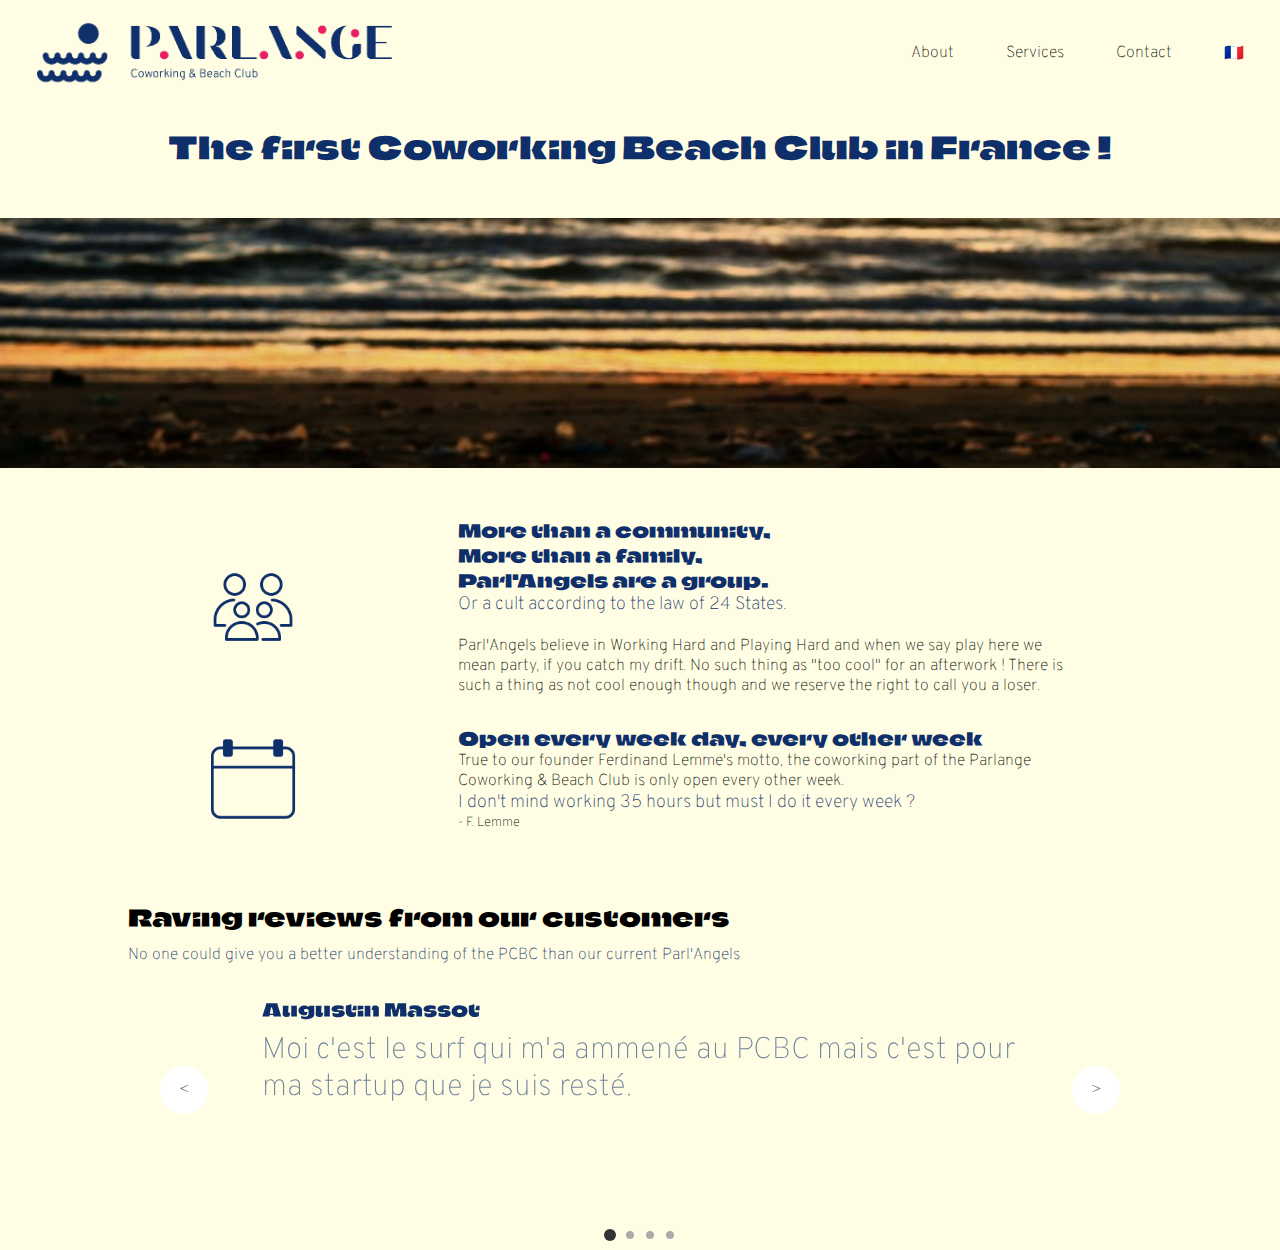
<file: index.html>
<!DOCTYPE html>
<html lang="en">
<head>
  <meta charset="UTF-8">
  <meta name="viewport" content="width=device-width, initial-scale=1.0">
  <title>Contact</title>
  <script src="index.js"></script>
  <link rel="stylesheet" href="style.css">
  <link rel="preconnect" href="https://fonts.googleapis.com">
  <link rel="preconnect" href="https://fonts.gstatic.com" crossorigin>
  <link href="https://fonts.googleapis.com/css2?family=Overpass:ital,wght@0,100..900;1,100..900&display=swap" rel="stylesheet">
  <link rel="preconnect" href="https://fonts.googleapis.com">
  <link rel="preconnect" href="https://fonts.gstatic.com" crossorigin>
  <link href="https://fonts.googleapis.com/css2?family=Climate+Crisis&display=swap" rel="stylesheet">
</head>
<body>
  <nav class="navbar">
    <a href="index.html" class="logo">
      <img height="80px" src="assets/logo.png"/>
   </a>
    <div class="navbar-brand">
        <button class="navbar-toggle" onclick="toggleNavbar()">☰</button>
    </div>
    <ul class="navbar-links" id="navbarLinks">
        <li><a href="about.html">About</a></li>
        <li><a href="services.html">Services</a></li>
        <li><a href="contact.html">Contact</a></li>
        <li><a href="index-fr.html">🇫🇷</a></li>
    </ul>
  </nav>
  <div class="content">
    <h1>The first Coworking Beach Club in France !</h1>
    <div class="crop">
      <img class="image-cropped-transform" src="assets/beach-4894539_1280.jpg" width="100%"/>
    </div>
    <div class="container left">
      <img width="90px" height="90px" src="assets/people.png">
      <div class="sectionText" style="width: 60%;">
        <h3>
          More than a community, <br/>
          More than a family, <br/>
          Parl'Angels are a group. <br/>
        </h3>
        <h4>Or a cult according to the law of 24 States.</h4><br/>
        <p>Parl'Angels believe in Working Hard and Playing Hard and when we say play here we mean party, if you catch my drift. No such thing as "too cool" for an afterwork ! There is such a thing as not cool enough though and we reserve the right to call you a loser.</p>
      </div>
    </div>
    <div class="container left">
      <img width="90px" height="90px" src="assets/calendar.png">
      <div class="sectionText" style="width: 60%;">
        <h3>
          Open every week day, every other week
        </h3>
        <p>True to our founder Ferdinand Lemme's motto, the coworking part of the Parlange Coworking & Beach Club is only open every other week.  </p>
        <h4>I don't mind working 35 hours but must I do it every week ?</h4>
        <h5>- F. Lemme</h5>
      </div>
    </div>
    <div
    id="carousel-1"
    class="carousel"
    role="region"
    aria-labelledby="carousel-1-title"
    >
    <h2 class="carousel-title" id="carousel-1-title">
      Raving reviews from our customers
    </h2>
    <p class="carousel-description">
      No one could give you a better understanding of the PCBC than our current Parl'Angels
    </p>
    <div
    class="slide"
    role="tabpanel"
    aria-labelledby="carousel-1-slide-1-title"
    >
    <div class="slide-content">
      <div class="slide-caption">
        <h3 id="carousel-1-slide-1-title">Augustin Massot</h3>
        <p>Moi c'est le surf qui m'a ammené au PCBC mais c'est pour ma startup que je suis resté.</p>
      </div>
    </div>
  </div>
  
  <div
  class="slide"
  role="tabpanel"
  aria-labelledby="carousel-1-slide-2-title"
  >
  <div class="slide-content">
    <div class="slide-caption">
      <h3 id="carousel-1-slide-2-title">Thibaut Roussel</h3>
      <p>Les mecs, répondez au téléphone. Je suis coincé devant.</p>
    </div>
  </div>
</div>

<div
class="slide"
role="tabpanel"
aria-labelledby="carousel-1-slide-3-title"
>
<div class="slide-content">
  <div class="slide-caption">
    <h3 id="carousel-1-slide-3-title">Thibaut Roussel</h3>
    <p>Allo!! Si c'est une blague elle est nulle. Il fait froid et j'ai du travail à faire.</p>
  </div>
</div>
</div>
<div
class="slide"
role="tabpanel"
aria-labelledby="carousel-1-slide-4-title"
>
<div class="slide-content">
  <div class="slide-caption">
    <h3 id="carousel-1-slide-4-title">Victor Durette</h3>
    <p>Il y a quelqu'un qui sonne depuis 1hr, il faut aller lui ouvrir. Je le ferrai bien mais mon shift s'est fini il y a 20 minutes.</p>
  </div>
</div>
</div>
    </div>
<script src="index.js"></script>
<script>
  const carousel1 = JSCarousel({
    carouselSelector: "#carousel-1",
    slideSelector: ".slide",
    enablePagination: true,
  });
  
  carousel1.create();
  
  window.addEventListener("unload", () => {
    carousel1.destroy();
  });
</script>
</div>
</body>
</html>
</file>
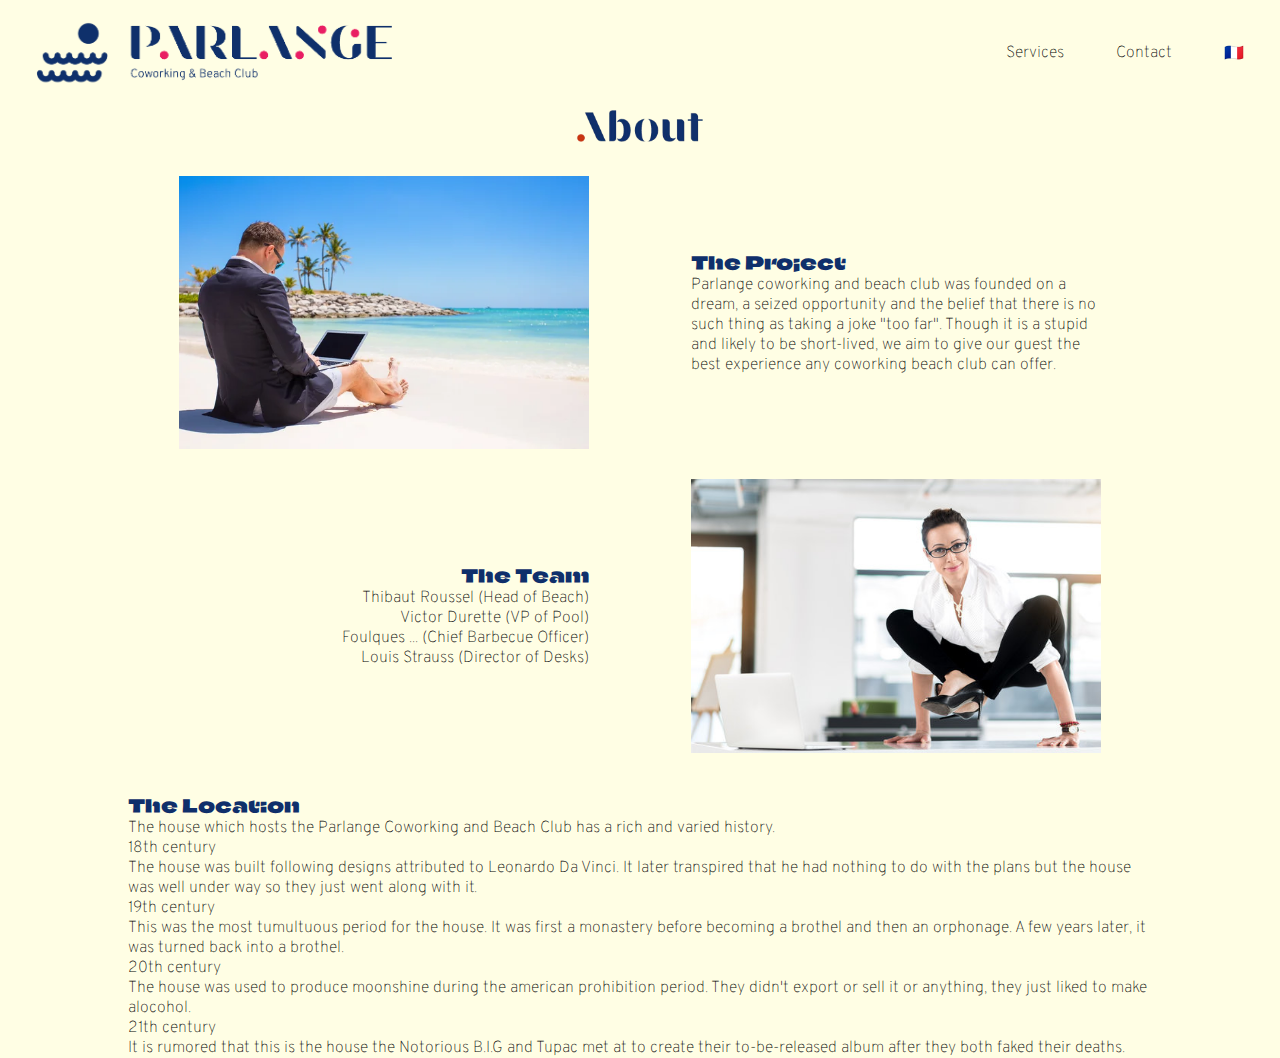
<file: about.html>
<!DOCTYPE html>
<html lang="en">
<head>
  <meta charset="UTF-8">
  <meta name="viewport" content="width=device-width, initial-scale=1.0">
  <title>About</title>
  <script src="index.js"></script>
  <link rel="stylesheet" href="style.css">
  <link rel="preconnect" href="https://fonts.googleapis.com">
  <link rel="preconnect" href="https://fonts.gstatic.com" crossorigin>
  <link href="https://fonts.googleapis.com/css2?family=Overpass:ital,wght@0,100..900;1,100..900&display=swap" rel="stylesheet">
  <link rel="preconnect" href="https://fonts.googleapis.com">
  <link rel="preconnect" href="https://fonts.gstatic.com" crossorigin>
  <link href="https://fonts.googleapis.com/css2?family=Climate+Crisis&display=swap" rel="stylesheet">
</head>
<body>
  <nav class="navbar">
    <a href="index.html" class="logo">
      <img height="80px" src="assets/logo.png"/>
   </a>
    <div class="navbar-brand">
        <button class="navbar-toggle" onclick="toggleNavbar()">☰</button>
    </div>
    <ul class="navbar-links" id="navbarLinks">
        <li><a href="services.html">Services</a></li>
        <li><a href="contact.html">Contact</a></li>
        <li><a href="apropos.html">🇫🇷</a></li>
    </ul>
  </nav>
  <div class="content">
    <img src="assets/sectionPNGs/about.png" height="40px"/>
    <div class="container left">
      <img class="sectionImage" width="40%" src="assets/leProjet.jpg">
      <div class="sectionText">
        <h3>
          The Project
        </h3>
        <p>Parlange coworking and beach club was founded on a dream, a seized opportunity and the belief that there is no such thing as taking a joke "too far". Though it is a stupid and likely to be short-lived, we aim to give our guest the best experience any coworking beach club can offer.</p>
      </div>
    </div>
    <div class="container right">
      <div class="sectionText">
        <h3>
          The Team
        </h3>
        <p>Thibaut Roussel (Head of Beach)</p>
        <p>Victor Durette (VP of Pool)</p>
        <p>Foulques ... (Chief Barbecue Officer)</p>
        <p>Louis Strauss (Director of Desks)</p>
      </div>
      <img width="40%" src="assets/lequipe.jpg">
    </div>
    <div class="CTAContainer" style="width: 80%;">
      <div class="sectionText">
        <h3>
          The Location
        </h3>
        <p>The house which hosts the Parlange Coworking and Beach Club has a rich and varied history.</p>
        <p>18th century</p>
        <p>The house was built following designs attributed to Leonardo Da Vinci. It later transpired that he had nothing to do with the plans but the house was well under way so they just went along with it.</p>
        <p>19th century</p>
        <p>This was the most tumultuous period for the house. It was first a monastery before becoming a brothel and then an orphonage. A few years later, it was turned back into a brothel.</p>
        <p>20th century</p>
        <p>The house was used to produce moonshine during the american prohibition period. They didn't export or sell it or anything, they just liked to make alocohol.</p>
        <p>21th century</p>
        <p>It is rumored that this is the house the Notorious B.I.G and Tupac met at to create their to-be-released album after they both faked their deaths.</p>
      </div>
    </div>
  </div>
</body>
</html>
</file>
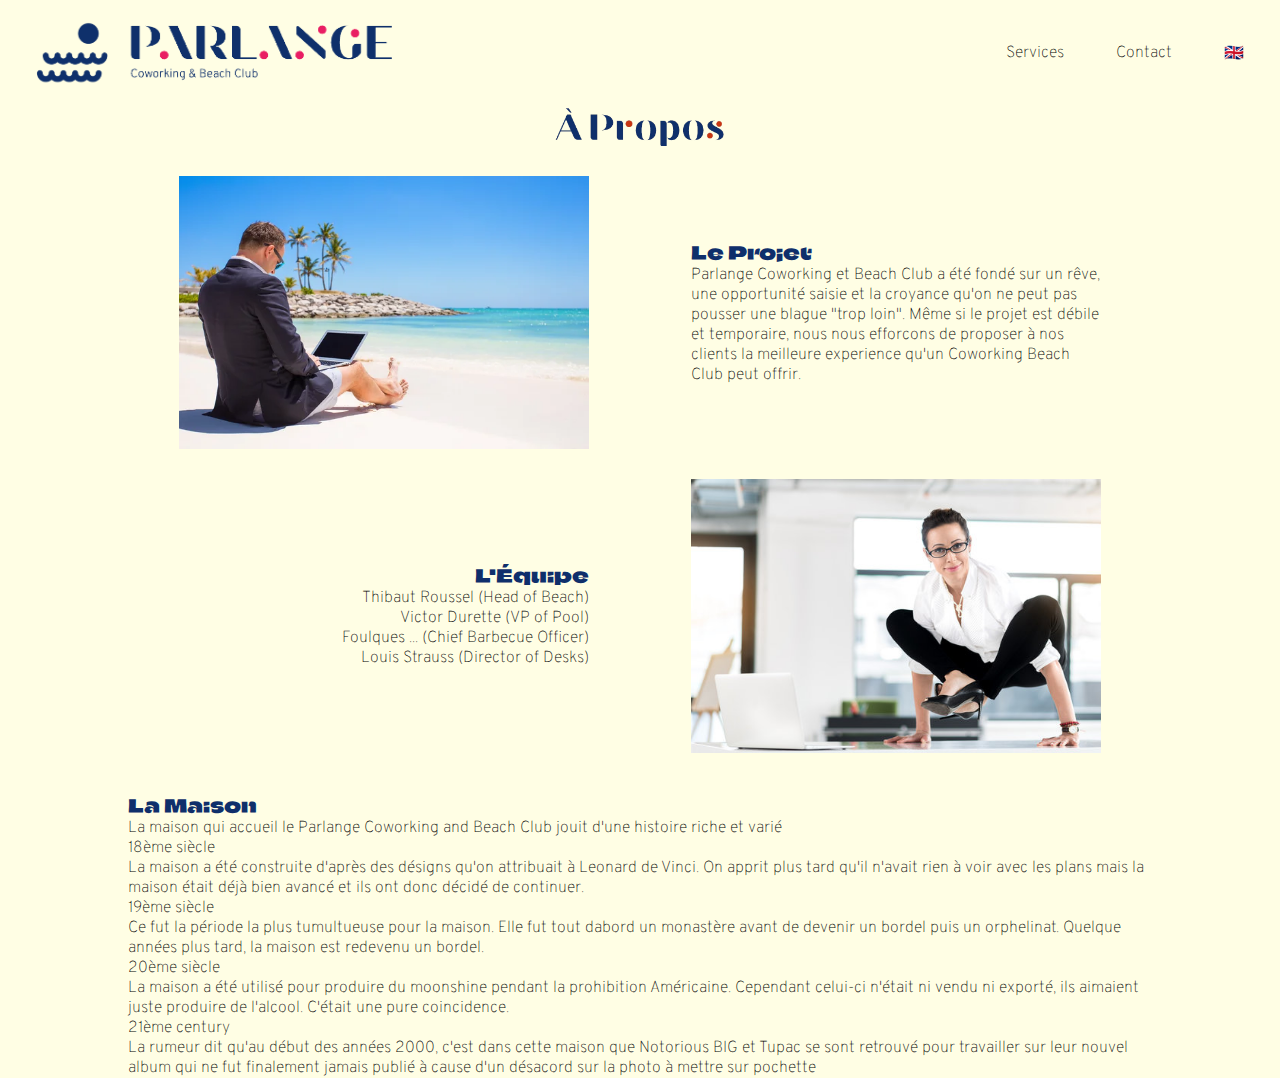
<file: apropos.html>
<!DOCTYPE html>
<html lang="en">
<head>
  <meta charset="UTF-8">
  <meta name="viewport" content="width=device-width, initial-scale=1.0">
  <title>À Propos 🇫🇷</title>
  <script src="index.js"></script>
  <link rel="stylesheet" href="style.css">
  <link rel="preconnect" href="https://fonts.googleapis.com">
  <link rel="preconnect" href="https://fonts.gstatic.com" crossorigin>
  <link href="https://fonts.googleapis.com/css2?family=Overpass:ital,wght@0,100..900;1,100..900&display=swap" rel="stylesheet">
  <link rel="preconnect" href="https://fonts.googleapis.com">
  <link rel="preconnect" href="https://fonts.gstatic.com" crossorigin>
  <link href="https://fonts.googleapis.com/css2?family=Climate+Crisis&display=swap" rel="stylesheet">
</head>
<body>
  <nav class="navbar">
    <a href="index.html" class="logo">
      <img height="80px" src="assets/logo.png"/>
   </a>
    <div class="navbar-brand">
        <button class="navbar-toggle" onclick="toggleNavbar()">☰</button>
    </div>
    <ul class="navbar-links" id="navbarLinks">
        <li><a href="services-fr.html">Services</a></li>
        <li><a href="contact-fr.html">Contact</a></li>
        <li><a href="about.html">🇬🇧</a></li>
    </ul>
  </nav>
  <div class="content">
    <img src="assets/sectionPNGs/APropos.png" height="40px"/>
    <div class="container left">
      <img class="sectionImage" width="40%" src="assets/leProjet.jpg">
      <div class="sectionText">
        <h3>
          Le Projet
        </h3>
        <p>Parlange Coworking et Beach Club a été fondé sur un rêve, une opportunité saisie et la croyance qu'on ne peut pas pousser une blague "trop loin". Même si le projet est débile et temporaire, nous nous efforcons de proposer à nos clients la meilleure experience qu'un Coworking Beach Club peut offrir.</p>
      </div>
    </div>
    <div class="container right">
      <div class="sectionText">
        <h3>
          L'Équipe
        </h3>
        <p>Thibaut Roussel (Head of Beach)</p>
        <p>Victor Durette (VP of Pool)</p>
        <p>Foulques ... (Chief Barbecue Officer)</p>
        <p>Louis Strauss (Director of Desks)</p>
      </div>
      <img width="40%" src="assets/lequipe.jpg">
    </div>
    <div class="CTAContainer" style="width: 80%;">
      <div class="sectionText">
        <h3>
          La Maison
        </h3>
        <p>La maison qui accueil le Parlange Coworking and Beach Club jouit d'une histoire riche et varié</p>
        <p>18ème siècle</p>
        <p>La maison a été construite d'après des désigns qu'on attribuait à Leonard de Vinci. On apprit plus tard qu'il n'avait rien à voir avec les plans mais la maison était déjà bien avancé et ils ont donc décidé de continuer.</p>
        <p>19ème siècle</p>
        <p>Ce fut la période la plus tumultueuse pour la maison. Elle fut tout dabord un monastère avant de devenir un bordel puis un orphelinat. Quelque années plus tard, la maison est redevenu un bordel.</p>
        <p>20ème siècle</p>
        <p>La maison a été utilisé pour produire du moonshine pendant la prohibition Américaine. Cependant celui-ci n'était ni vendu ni exporté, ils aimaient juste produire de l'alcool. C'était une pure coincidence.</p>
        <p>21ème century</p>
        <p>La rumeur dit qu'au début des années 2000, c'est dans cette maison que Notorious BIG et Tupac se sont retrouvé pour travailler sur leur nouvel album qui ne fut finalement jamais publié à cause d'un désacord sur la photo à mettre sur pochette</p>      
      </div>
    </div>
  </div>
</body>
</html>
</file>
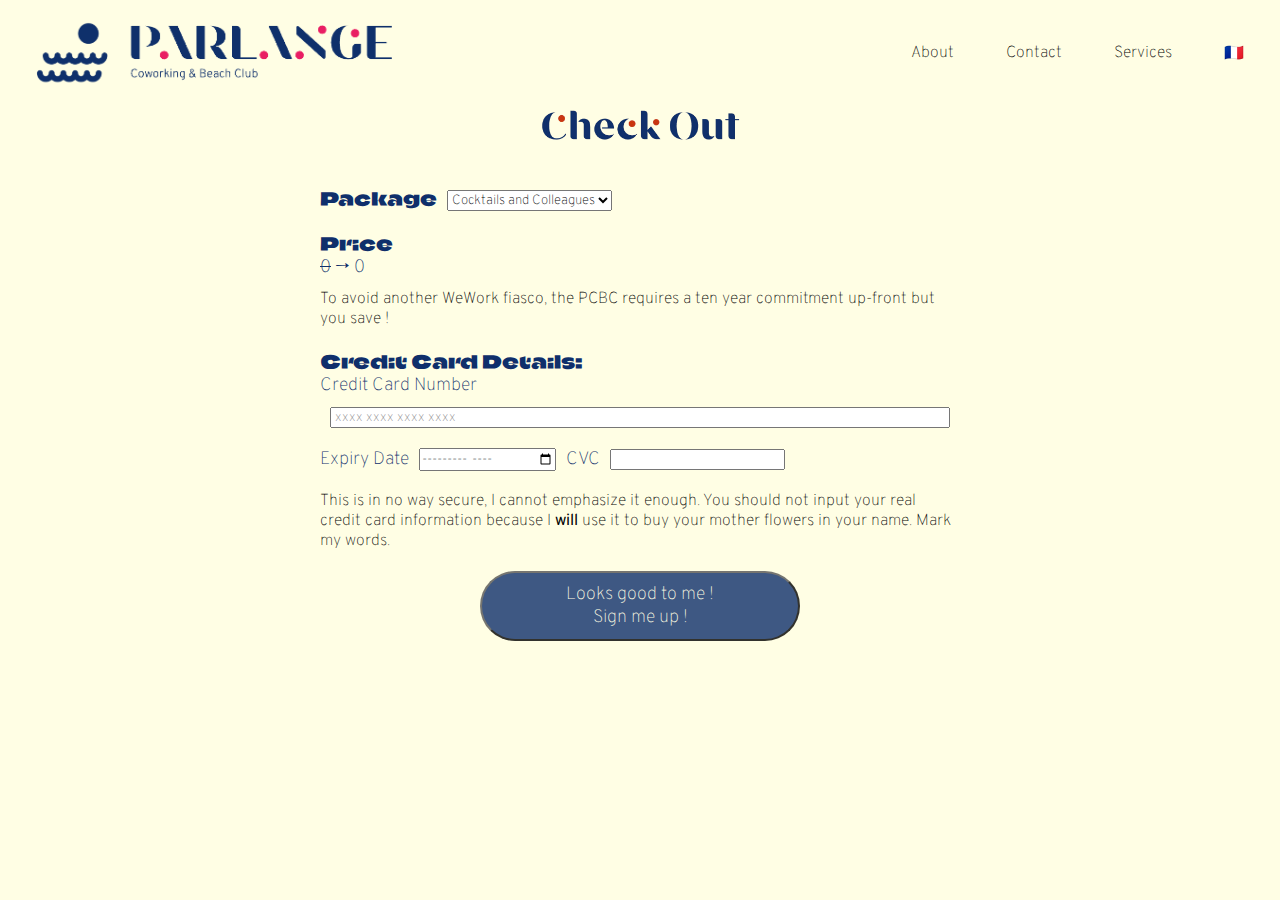
<file: checkout.html>
<!DOCTYPE html>
<html lang="en">
<head>
  <meta charset="UTF-8">
  <meta name="viewport" content="width=device-width, initial-scale=1.0">
  <title>Checkout</title>
  <script src="index.js"></script>
  <script src="script.js"></script>
  <link rel="stylesheet" href="style.css">
  <link rel="preconnect" href="https://fonts.googleapis.com">
  <link rel="preconnect" href="https://fonts.gstatic.com" crossorigin>
  <link href="https://fonts.googleapis.com/css2?family=Overpass:ital,wght@0,100..900;1,100..900&display=swap" rel="stylesheet">
  <link rel="preconnect" href="https://fonts.googleapis.com">
  <link rel="preconnect" href="https://fonts.gstatic.com" crossorigin>
  <link href="https://fonts.googleapis.com/css2?family=Climate+Crisis&display=swap" rel="stylesheet">
</head>
<body>
  <nav class="navbar">
    <a href="index.html" class="logo">
      <img height="80px" src="assets/logo.png"/>
   </a>
    <div class="navbar-brand">
        <button class="navbar-toggle" onclick="toggleNavbar()">☰</button>
    </div>
    <ul class="navbar-links" id="navbarLinks">
        <li><a href="about.html">About</a></li>
        <li><a href="contact.html">Contact</a></li>
        <li><a href="services.html">Services</a></li>
        <li><a href="panier.html">🇫🇷</a></li>
    </ul>
  </nav>
  <div class="content">
    <img src="assets/sectionPNGs/checkout.png" height="40px"/>
    <div class="CTAContainer">
      <form>
        <div class="flexcol" style="row-gap: 20px;" >
          <label style="display: flex; flex-direction: row; align-items: flex-end;" >
            <h3 style="margin-right: 10px;">
              Package
            </h3>
          <div>
            <select id="select-optgroup" onselect="">
                <option value="cocktails">Cocktails and Colleagues</option>
                <option value="desk">Desk and Drinks</option>
                <option value="partner">Parlange Partner</option>
            </select>
          <script>
            let value = localStorage.getItem('package');
            setOption(document.getElementById('select-optgroup'), value);
            const selectDropdown = document.getElementById("select-optgroup");
            selectDropdown.addEventListener('change', function (e) {
              console.log(e);
              let selectedValue = e.target.selectedOptions[0].value;
            setOption(document.getElementById('select-optgroup'), value);
            let package = selectedValue == "cocktails" ? "Cocktails and Colleagues"
            : selectedValue == "desk" ? "Desk and Drinks" : "Partner";
            localStorage.setItem('package',selectedValue);
            runPrice();
            });
            
            // document.getElementById("name").placeholder = value;
          </script>
        </div> 
        </label>
        <div class="flexcol" >
          <label >
            <h3>
              Price
            </h3>
          </label>
          <div class="flexrow">
            <h4 id="priceDesc"></h4>
            <h3 id="priceTag"></h3>  
          </div>
          <p style="margin-top: 10px;">To avoid another WeWork fiasco, the PCBC requires a ten year commitment up-front but you save <span id="discount"></span> !</p>
          <script>
            function runPrice () {
              console.log('trig')
              let priceText = "";
              let price = 0;
              let priceDiscounted = 0;
              value = localStorage.getItem('package');
              if (value == 'cocktails'){
                priceText += "99 * 12 * 10 ="
                price +=99*12*10
                priceDiscounted = price - 0.5
                document.getElementById("discount").innerHTML = 0.5+"€";
              } else 
              if (value == 'desk'){
                priceText += "149 * 12 * 10 ="
                price +=149*12*10
                priceDiscounted = price - 1.5
                document.getElementById("discount").innerHTML = 1.5+"€";
              } else 
              if (value == 'partner'){
                priceText += "499 * 12 * 10 ="
                price +=499*12*10
                priceDiscounted = price - 3.5
                document.getElementById("discount").innerHTML = 3.5+"€";
              }
              // document.getElementById("priceTag").innerHTML = " <s>"+price+"</s> → " + priceDiscounted;
              document.getElementById("priceDesc").innerHTML = priceText+" <s>"+price+"</s> → " + priceDiscounted;
              console.log(priceDiscounted);
            }
            runPrice();
          </script>  
        </div>

        <div class="flexcol" >
          <label for="ccn"><h3>Credit Card Details:</h3></label>
          <h4>Credit Card Number</h4>
          <input id="ccn" type="tel" inputmode="numeric" pattern="[0-9\s]{13,19}" 
            autocomplete="cc-number" maxlength="19" 
            placeholder=" xxxx xxxx xxxx xxxx" required>
          <div class="flexrow">
            <h4>Expiry Date</h4>
            <input type="month"/>
            <h4>CVC</h4>
            <input type="number" maxlength="3" minlength="3">
          </div>
          <p style="margin-top: 10px;">This is in no way secure, I cannot emphasize it enough. You should not input your real credit card information because I <b style="font-weight: 400;">will</b> use it to buy your mother flowers in your name. Mark my words.</p>
          <div class="flexrow" style="justify-content: center;">
            <button style="width: 50%; margin-top: 20px;">
              <h4 style="color: #FFFEE4;">
                Looks good to me !<br>
                Sign me up ! 
              </h4>
            </button>
          </div>
        </div>  
      </form>
    </div>
  </div>
</body>
</html>
</file>
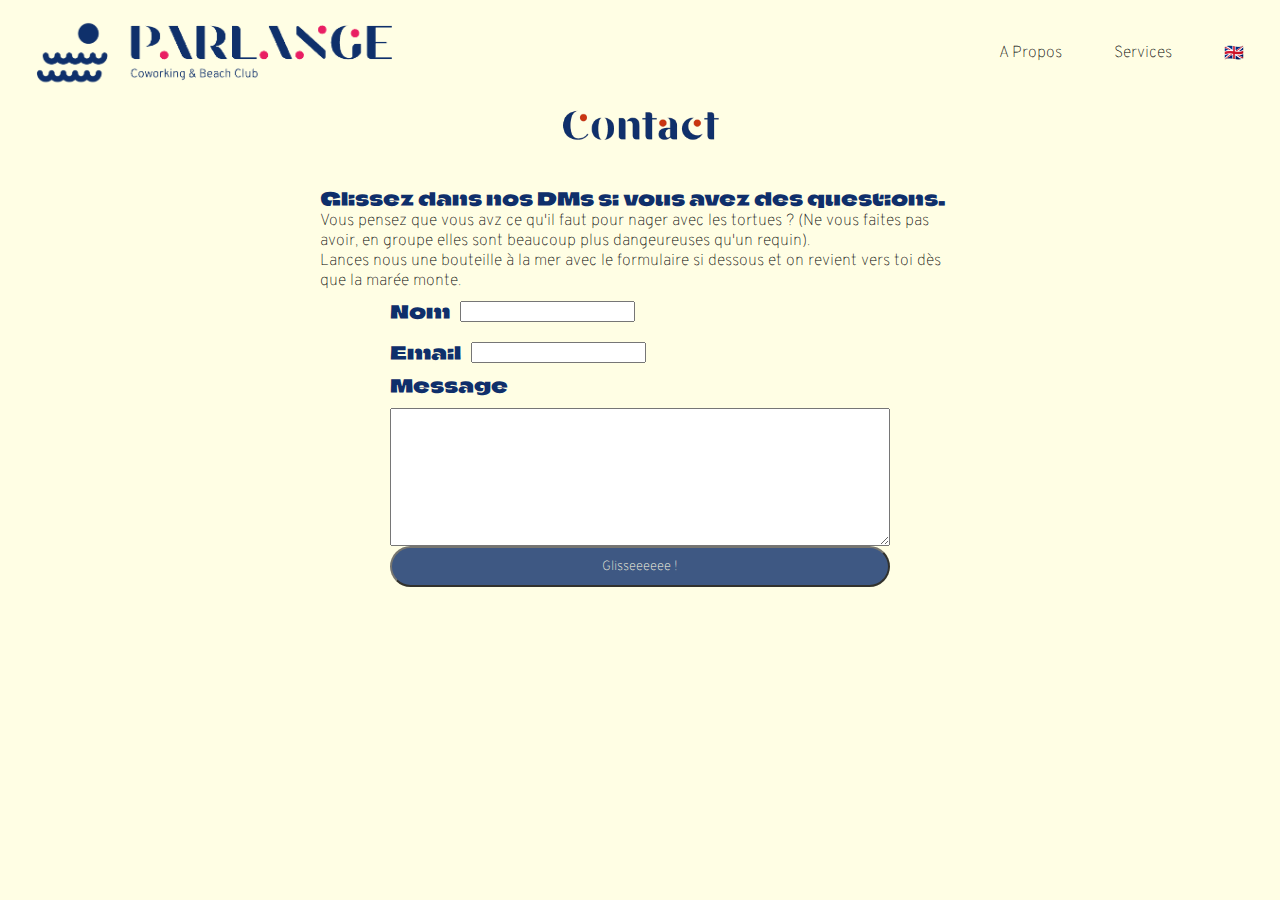
<file: contact-fr.html>
<!DOCTYPE html>
<html lang="en">
<head>
  <meta charset="UTF-8">
  <meta name="viewport" content="width=device-width, initial-scale=1.0">
  <title>Contact 🇫🇷</title>
  <script src="index.js"></script>
  <link rel="stylesheet" href="style.css">
  <link rel="preconnect" href="https://fonts.googleapis.com">
  <link rel="preconnect" href="https://fonts.gstatic.com" crossorigin>
  <link href="https://fonts.googleapis.com/css2?family=Overpass:ital,wght@0,100..900;1,100..900&display=swap" rel="stylesheet">
  <link rel="preconnect" href="https://fonts.googleapis.com">
  <link rel="preconnect" href="https://fonts.gstatic.com" crossorigin>
  <link href="https://fonts.googleapis.com/css2?family=Climate+Crisis&display=swap" rel="stylesheet">
</head>
<body>
  <nav class="navbar">
    <a href="index.html" class="logo">
      <img height="80px" src="assets/logo.png"/>
   </a>
    <div class="navbar-brand">
        <button class="navbar-toggle" onclick="toggleNavbar()">☰</button>
    </div>
    <ul class="navbar-links" id="navbarLinks">
        <li><a href="apropos.html">A Propos</a></li>
        <li><a href="services-fr.html">Services</a></li>
        <li><a href="contact.html">🇬🇧</a></li>
    </ul>
  </nav>
  <div class="content">
    <img src="assets/sectionPNGs/contact.png" height="40px"/>
    <div class="CTAContainer">
      <div class="sectionText">
        <h3>
          Glissez dans nos DMs si vous avez des questions.
        </h3>
        <p>
          Vous pensez que vous avz ce qu'il faut pour nager avec les tortues ? (Ne vous faites pas avoir, en groupe elles sont beaucoup plus dangeureuses qu'un requin).
        </p>
        <p>
          Lances nous une bouteille à la mer avec le formulaire si dessous et on revient vers toi dès que la marée monte.
        </p>
      </div>
      <form>
        <div class="flexrow" >
          <label >
            <h3>
              Nom
            </h3>
          </label>
          <input id="name"/>
        </div> 
        <div class="flexrow" >
          <label >
            <h3>
              Email
            </h3>
          </label>
          <input id="email"/>
        </div>
        <div class="flexcol" >
          <label >
            <h3>
              Message
            </h3>
          </label>
          <textarea id="message" rows="8" cols="33">

          </textarea>
          <button class="slider">
            Glisseeeeee !
          </button>
        </div>  
      </form>
    </div>
  </div>
</body>
</html>
</file>
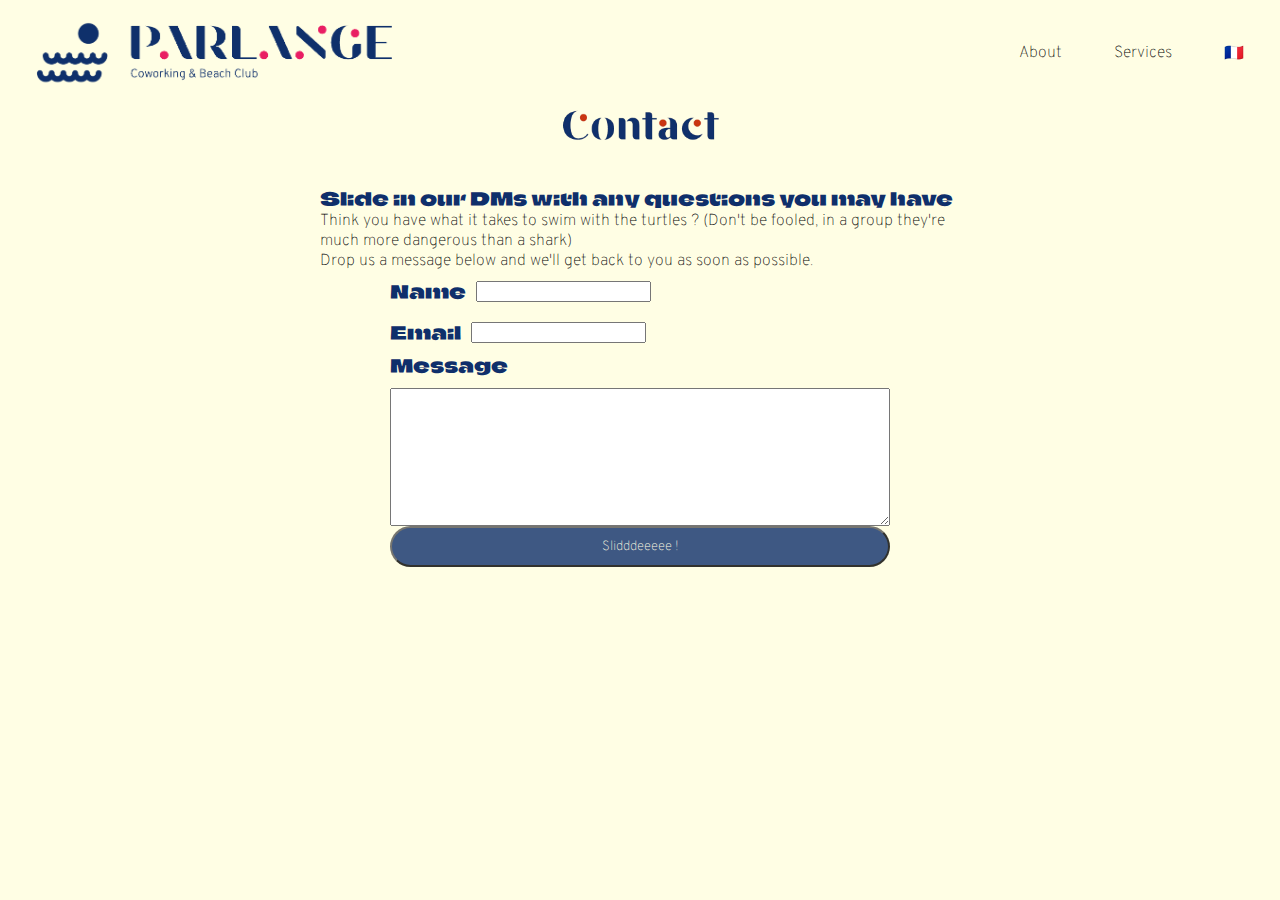
<file: contact.html>
<!DOCTYPE html>
<html lang="en">
<head>
  <meta charset="UTF-8">
  <meta name="viewport" content="width=device-width, initial-scale=1.0">
  <title>Contact</title>
  <script src="index.js"></script>
  <link rel="stylesheet" href="style.css">
  <link rel="preconnect" href="https://fonts.googleapis.com">
  <link rel="preconnect" href="https://fonts.gstatic.com" crossorigin>
  <link href="https://fonts.googleapis.com/css2?family=Overpass:ital,wght@0,100..900;1,100..900&display=swap" rel="stylesheet">
  <link rel="preconnect" href="https://fonts.googleapis.com">
  <link rel="preconnect" href="https://fonts.gstatic.com" crossorigin>
  <link href="https://fonts.googleapis.com/css2?family=Climate+Crisis&display=swap" rel="stylesheet">
</head>
<body>
  <nav class="navbar">
    <a href="index.html" class="logo">
      <img height="80px" src="assets/logo.png"/>
   </a>
    <div class="navbar-brand">
        <button class="navbar-toggle" onclick="toggleNavbar()">☰</button>
    </div>
    <ul class="navbar-links" id="navbarLinks">
        <li><a href="about.html">About</a></li>
        <li><a href="services.html">Services</a></li>
        <li><a href="contact-fr.html">🇫🇷</a></li>
    </ul>
  </nav>
  <div class="content">
    <img src="assets/sectionPNGs/contact.png" height="40px"/>
    <div class="CTAContainer">
      <div class="sectionText">
        <h3>
          Slide in our DMs with any questions you may have
        </h3>
        <p>
          Think you have what it takes to swim with the turtles ? (Don't be fooled, in a group they're much more dangerous than a shark)
        </p>
        <p>
          Drop us a message below and we'll get back to you as soon as possible.
        </p>
      </div>
      <form>
        <div class="flexrow" >
          <label >
            <h3>
              Name
            </h3>
          </label>
          <input id="name"/>
        </div> 
        <div class="flexrow" >
          <label >
            <h3>
              Email
            </h3>
          </label>
          <input id="email"/>
        </div>
        <div class="flexcol" >
          <label >
            <h3>
              Message
            </h3>
          </label>
          <textarea id="message" rows="8" cols="33">

          </textarea>
          <button class="slider">
            Slidddeeeee !
          </button>
        </div>  
      </form>
    </div>
  </div>
</body>
</html>
</file>
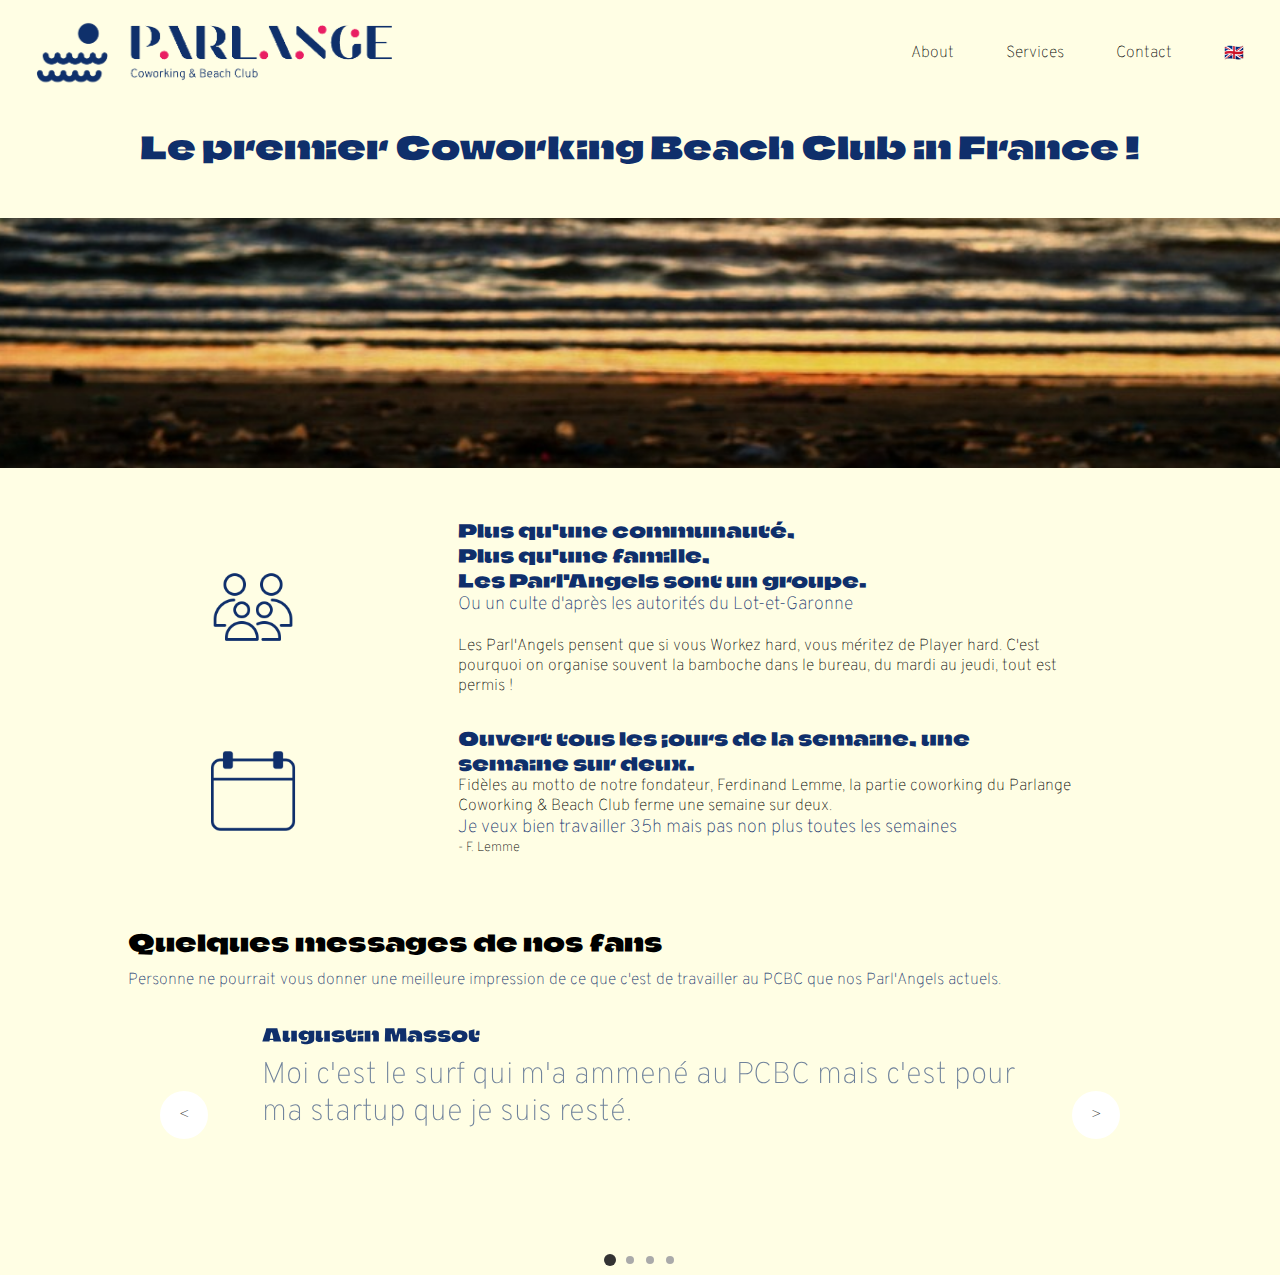
<file: index-fr.html>
<!DOCTYPE html>
<html lang="en">
<head>
  <meta charset="UTF-8">
  <meta name="viewport" content="width=device-width, initial-scale=1.0">
  <title>Parlange 🇫🇷</title>
  <script src="index.js"></script>
  <link rel="stylesheet" href="style.css">
  <link rel="preconnect" href="https://fonts.googleapis.com">
  <link rel="preconnect" href="https://fonts.gstatic.com" crossorigin>
  <link href="https://fonts.googleapis.com/css2?family=Overpass:ital,wght@0,100..900;1,100..900&display=swap" rel="stylesheet">
  <link rel="preconnect" href="https://fonts.googleapis.com">
  <link rel="preconnect" href="https://fonts.gstatic.com" crossorigin>
  <link href="https://fonts.googleapis.com/css2?family=Climate+Crisis&display=swap" rel="stylesheet">
</head>
<body>
  <nav class="navbar">
    <a href="index.html" class="logo">
      <img height="80px" src="assets/logo.png"/>
   </a>
    <div class="navbar-brand">
        <button class="navbar-toggle" onclick="toggleNavbar()">☰</button>
    </div>
    <ul class="navbar-links" id="navbarLinks">
        <li><a href="apropos.html">About</a></li>
        <li><a href="services-fr.html">Services</a></li>
        <li><a href="contact-fr.html">Contact</a></li>
        <li><a href="index.html">🇬🇧</a></li>
    </ul>
  </nav>
  <div class="content">
    <h1>Le premier Coworking Beach Club in France !</h1>
    <div class="crop">
      <img class="image-cropped-transform" src="assets/beach-4894539_1280.jpg" width="100%"/>
    </div>
    <div class="container left">
      <img width="90px" height="90px" src="assets/people.png">
      <div class="sectionText" style="width: 60%;"> 
        <h3>
          Plus qu'une communauté, <br/>
          Plus qu'une famille, <br/>
          Les Parl'Angels sont un groupe. <br/>
        </h3>
        <h4>Ou un culte d'après les autorités du Lot-et-Garonne</h4><br/>
        <p>
          Les Parl'Angels pensent que si vous Workez hard, vous méritez de Player hard. C'est pourquoi on organise souvent la bamboche dans le bureau, du mardi au jeudi, tout est permis ! 
        </p>
      </div>
    </div>
    <div class="container left">
      <img width="90px" height="90px" src="assets/calendar.png">
      <div class="sectionText" style="width: 60%;">
        <h3>
          Ouvert tous les jours de la semaine, une semaine sur deux.
        </h3>
        <p>Fidèles au motto de notre fondateur, Ferdinand Lemme, la partie coworking du Parlange Coworking & Beach Club ferme une semaine sur deux.</p>
        <h4>Je veux bien travailler 35h mais pas non plus toutes les semaines</h4>
        <h5>- F. Lemme</h5>
      </div>
    </div>
    <div
    id="carousel-1"
    class="carousel"
    role="region"
    aria-labelledby="carousel-1-title"
    >
    <h2 class="carousel-title" id="carousel-1-title">
      Quelques messages de nos fans
    </h2>
    <p class="carousel-description">
      Personne ne pourrait vous donner une meilleure impression de ce que c'est de travailler au PCBC que nos Parl'Angels actuels.
    </p>
    <div
    class="slide"
    role="tabpanel"
    aria-labelledby="carousel-1-slide-1-title"
    >
    <div class="slide-content">
      <div class="slide-caption">
        <h3 id="carousel-1-slide-1-title">Augustin Massot</h3>
        <p>Moi c'est le surf qui m'a ammené au PCBC mais c'est pour ma startup que je suis resté.</p>
      </div>
    </div>
  </div>
  
  <div
  class="slide"
  role="tabpanel"
  aria-labelledby="carousel-1-slide-2-title"
  >
  <div class="slide-content">
    <div class="slide-caption">
      <h3 id="carousel-1-slide-2-title">Thibaut Roussel</h3>
      <p>Les mecs, répondez au téléphone. Je suis coincé devant.</p>
    </div>
  </div>
</div>

<div
class="slide"
role="tabpanel"
aria-labelledby="carousel-1-slide-3-title"
>
<div class="slide-content">
  <div class="slide-caption">
    <h3 id="carousel-1-slide-3-title">Thibaut Roussel</h3>
    <p>Allo!! Si c'est une blague elle est nulle. Il fait froid et j'ai du travail à faire.</p>
  </div>
</div>
</div>
<div
class="slide"
role="tabpanel"
aria-labelledby="carousel-1-slide-4-title"
>
<div class="slide-content">
  <div class="slide-caption">
    <h3 id="carousel-1-slide-4-title">Victor Durette</h3>
    <p>Il y a quelqu'un qui sonne depuis 1hr, il faut aller lui ouvrir. Je le ferrai bien mais mon shift s'est fini il y a 20 minutes.</p>
  </div>
</div>
</div>
    </div>
<script src="index.js"></script>
<script>
  const carousel1 = JSCarousel({
    carouselSelector: "#carousel-1",
    slideSelector: ".slide",
    enablePagination: true,
  });
  
  carousel1.create();
  
  window.addEventListener("unload", () => {
    carousel1.destroy();
  });
</script>
  </div>
</body>
</html>
</file>
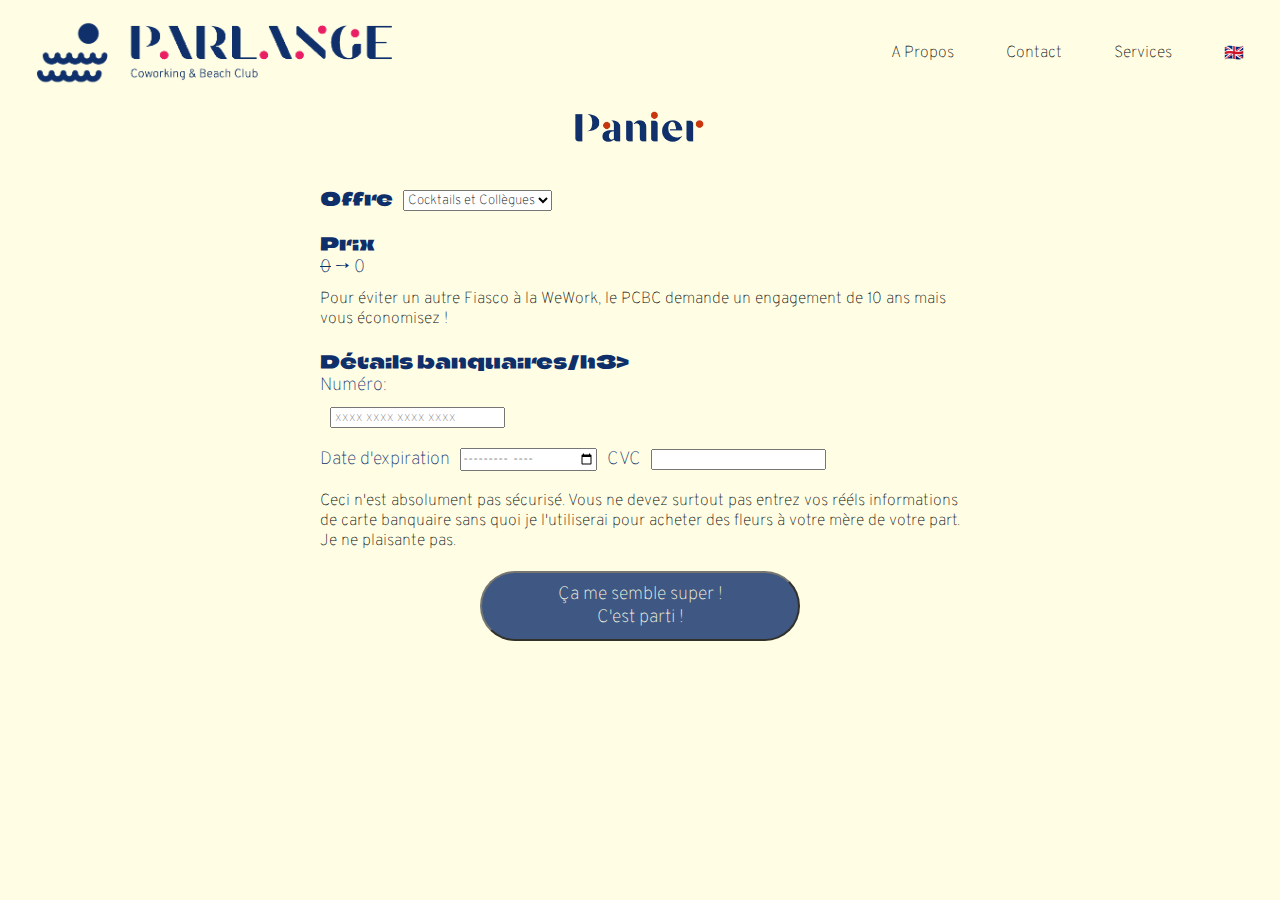
<file: panier.html>
<!DOCTYPE html>
<html lang="en">
<head>
  <meta charset="UTF-8">
  <meta name="viewport" content="width=device-width, initial-scale=1.0">
  <title>Panier</title>
  <script src="index.js"></script>
  <script src="script.js"></script>
  <link rel="stylesheet" href="style.css">
  <link rel="preconnect" href="https://fonts.googleapis.com">
  <link rel="preconnect" href="https://fonts.gstatic.com" crossorigin>
  <link href="https://fonts.googleapis.com/css2?family=Overpass:ital,wght@0,100..900;1,100..900&display=swap" rel="stylesheet">
  <link rel="preconnect" href="https://fonts.googleapis.com">
  <link rel="preconnect" href="https://fonts.gstatic.com" crossorigin>
  <link href="https://fonts.googleapis.com/css2?family=Climate+Crisis&display=swap" rel="stylesheet">
</head>
<body>
  <nav class="navbar">
    <a href="index.html" class="logo">
      <img height="80px" src="assets/logo.png"/>
   </a>
    <div class="navbar-brand">
        <button class="navbar-toggle" onclick="toggleNavbar()">☰</button>
    </div>
    <ul class="navbar-links" id="navbarLinks">
        <li><a href="apropos.html">A Propos</a></li>
        <li><a href="contact-fr.html">Contact</a></li>
        <li><a href="services-fr.html">Services</a></li>
        <li><a href="checkout.html">🇬🇧</a></li>
    </ul>
  </nav>
  <div class="content">
    <img src="assets/sectionPNGs/panier.png" height="40px"/>
    <div class="CTAContainer">
      <form>
        <div class="flexcol" style="row-gap: 20px;" >
          <label style="display: flex; flex-direction: row; align-items: flex-end;" >
            <h3 style="margin-right: 10px;">
              Offre
            </h3>
          <div>
            <select id="select-optgroup" onselect="">
                <option value="cocktails">Cocktails et Collègues</option>
                <option value="desk">Bureau et Boissons</option>
                <option value="partner">Parlange Partner</option>
            </select>
          <script>
            let value = localStorage.getItem('package');
            const selectDropdown = document.getElementById("select-optgroup");
            setOption(selectDropdown,value);
            selectDropdown.addEventListener('change', function (e) {
              console.log(e);
              let selectedValue = e.target.selectedOptions[0].value;
              let package = selectedValue == "cocktails" ? "Cocktails and Colleagues"
              : selectedValue == "desk" ? "Desk and Drinks" : "Partner";
              localStorage.setItem('package',selectedValue);
              runPrice();
              });
          </script>
        </div> 
        </label>
        <div class="flexcol" >
          <label >
            <h3>
              Prix
            </h3>
          </label>
          <div class="flexrow">
            <h4 id="priceDesc"></h4>
            <h3 id="priceTag"></h3>  
          </div>
          <p style="margin-top: 10px;">Pour éviter un autre Fiasco à la WeWork, le PCBC demande un engagement de 10 ans mais vous économisez <span id="discount"></span> !</p>
          <script>
            function runPrice () {
              console.log('trig')
              let priceText = "";
              let price = 0;
              let priceDiscounted = 0;
              value = localStorage.getItem('package');
              if (value == 'cocktails'){
                priceText += "99 * 12 * 10 ="
                price +=99*12*10
                priceDiscounted = price - 0.5
                document.getElementById("discount").innerHTML = 0.5+"€";
              } else 
              if (value == 'desk'){
                priceText += "149 * 12 * 10 ="
                price +=149*12*10
                priceDiscounted = price - 1.5
                document.getElementById("discount").innerHTML = 1.5+"€";
              } else 
              if (value == 'partner'){
                priceText += "499 * 12 * 10 ="
                price +=499*12*10
                priceDiscounted = price - 3.5
                document.getElementById("discount").innerHTML = 3.5+"€";
              }
              // document.getElementById("priceTag").innerHTML = " <s>"+price+"</s> → " + priceDiscounted;
              document.getElementById("priceDesc").innerHTML = priceText+" <s>"+price+"</s> → " + priceDiscounted;
              console.log(priceDiscounted);
            }
            runPrice();
          </script>  
        </div>

        <div class="flexcol" >
          <label for="ccn"><h3>Détails banquaires/h3></label>
          <h4>Numéro:</h4>
          <input id="ccn" type="tel" inputmode="numeric" pattern="[0-9\s]{13,19}" 
            autocomplete="cc-number" maxlength="19" 
            placeholder=" xxxx xxxx xxxx xxxx" required>
          <div class="flexrow">
            <h4>Date d'expiration</h4>
            <input type="month"/>
            <h4>CVC</h4>
            <input type="number" maxlength="3" minlength="3">
          </div>
          <p style="margin-top: 10px;">Ceci n'est absolument pas sécurisé. Vous ne devez surtout pas entrez vos rééls informations de carte banquaire sans quoi je l'utiliserai pour acheter des fleurs à votre mère de votre part. Je ne plaisante pas.</p>
          <div class="flexrow" style="justify-content: center;">
            <button style="width: 50%; margin-top: 20px;">
              <h4 style="color: #FFFEE4;">
                Ça me semble super !<br>
                C'est parti ! 
              </h4>
            </button>
          </div>
        </div>  
      </form>
    </div>
  </div>
</body>
</html>
</file>
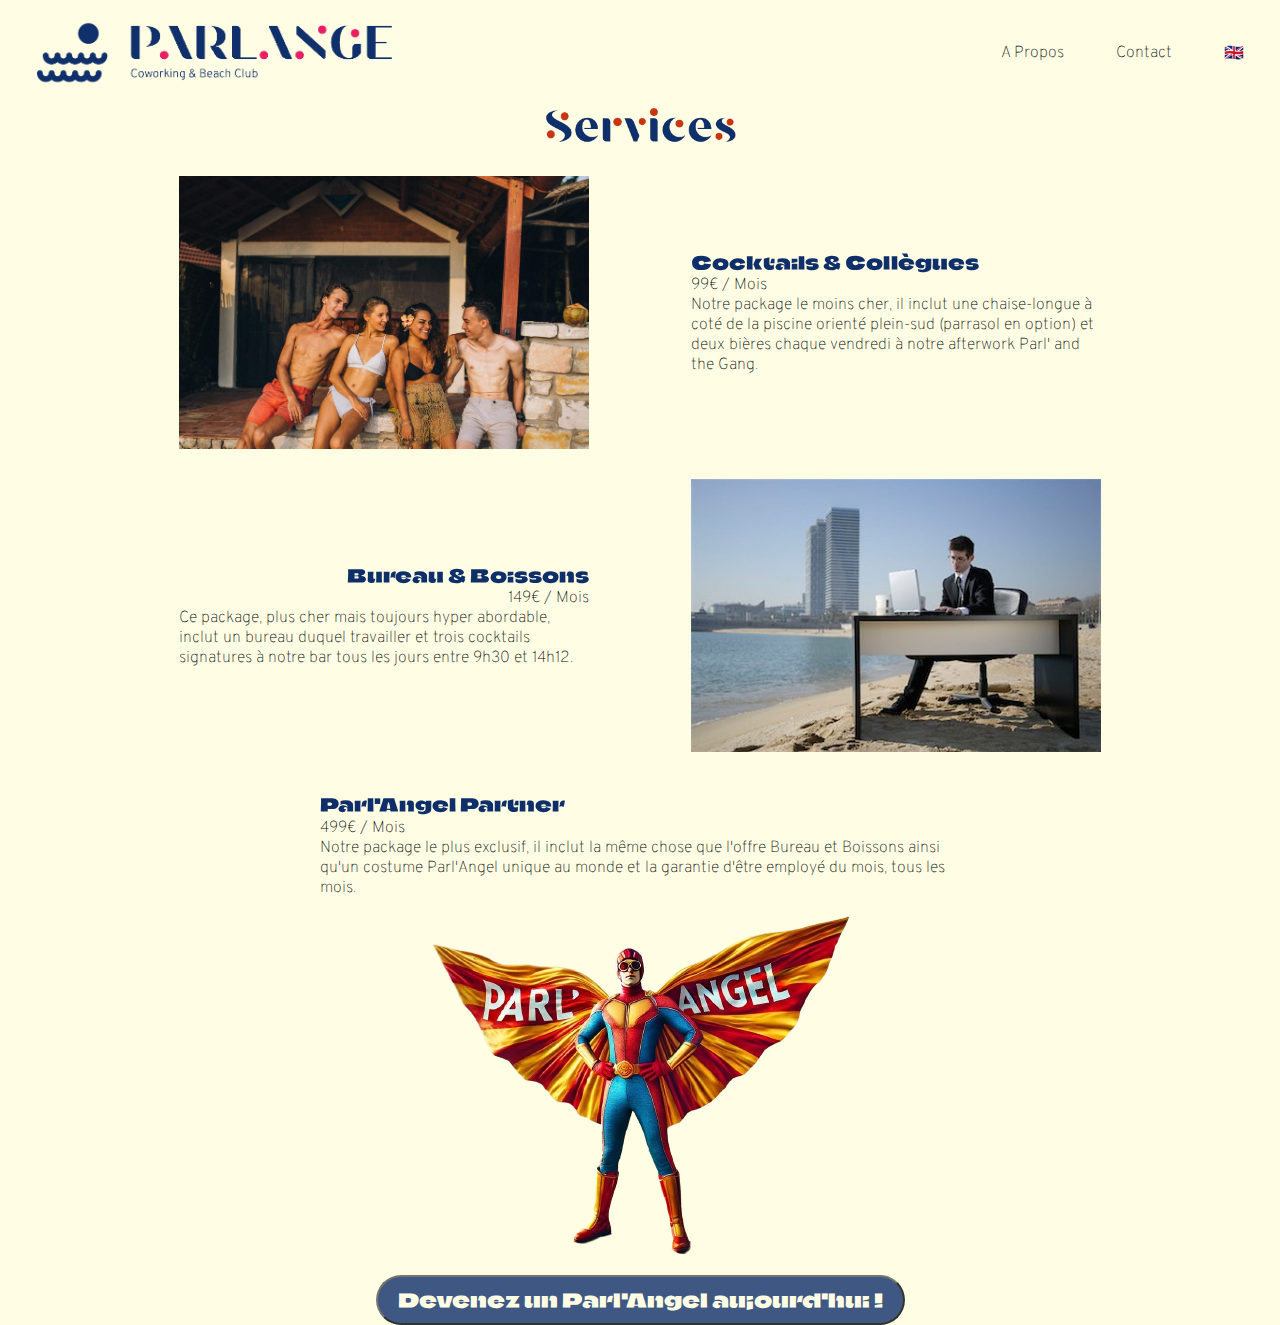
<file: services-fr.html>
<!DOCTYPE html>
<html lang="en">
<head>
  <meta charset="UTF-8">
  <meta name="viewport" content="width=device-width, initial-scale=1.0">
  <title>Services 🇫🇷</title>
  <script src="index.js"></script>
  <link rel="stylesheet" href="style.css">
  <link rel="preconnect" href="https://fonts.googleapis.com">
  <link rel="preconnect" href="https://fonts.gstatic.com" crossorigin>
  <link href="https://fonts.googleapis.com/css2?family=Overpass:ital,wght@0,100..900;1,100..900&display=swap" rel="stylesheet">
  <link href="https://fonts.googleapis.com/css2?family=Climate+Crisis&display=swap" rel="stylesheet">
</head>
<body>
  <nav class="navbar">
    <a href="index.html" class="logo">
      <img height="80px" src="assets/logo.png"/>
   </a>
    <div class="navbar-brand">
        <button class="navbar-toggle" onclick="toggleNavbar()">☰</button>
    </div>
    <ul class="navbar-links" id="navbarLinks">
        <li><a href="apropos.html">A Propos</a></li>
        <li><a href="contact-fr.html">Contact</a></li>
        <li><a href="services.html">🇬🇧</a></li>
    </ul>
  </nav>
  <div class="content">
    <img src="assets/sectionPNGs/Services.png" height="40px"/>
    <div class="container left">
      <img class="sectionImage" width="40%" src="assets/friends.jpg">
      <div class="sectionText">
        <h3 class="hover"  onclick="getInputValue('cocktails')">
          Cocktails & Collègues
        </h3>
        <p>99€ / Mois</p>
        <p>Notre package le moins cher, il inclut une chaise-longue à coté de la piscine orienté plein-sud (parrasol en option) et deux bières chaque vendredi à notre afterwork Parl' and the Gang.</p>
      </div>
    </div>
    <div class="container right">
      <div class="sectionText">
        <h3 class="hover"  onclick="getInputValue('desk')">
          Bureau & Boissons
        </h3>
        <p>149€ / Mois</p>
        <p>Ce package, plus cher mais toujours hyper abordable, inclut un bureau duquel travailler et trois cocktails signatures à notre bar tous les jours entre 9h30 et 14h12.</p>
      </div>
      <img width="40%" src="assets/deskAndDrinks.jpg">
    </div>
    <div class="CTAContainer">
      <div class="sectionText">
        <h3 class="hover"  onclick="getInputValue('partner')">
          Parl'Angel Partner
        </h3>
        <p>499€ / Mois </p>
        <p>Notre package le plus exclusif, il inclut la même chose que l'offre Bureau et Boissons ainsi qu'un costume Parl'Angel unique au monde et la garantie d'être employé du mois, tous les mois.</p>
      </div>
      <img src="assets/parlAngel.png">
      <button>
        <h2>
          Devenez un Parl'Angel aujourd'hui !
        </h2>
      </button>
    </div>
  </div>
</body>
</html>
</file>
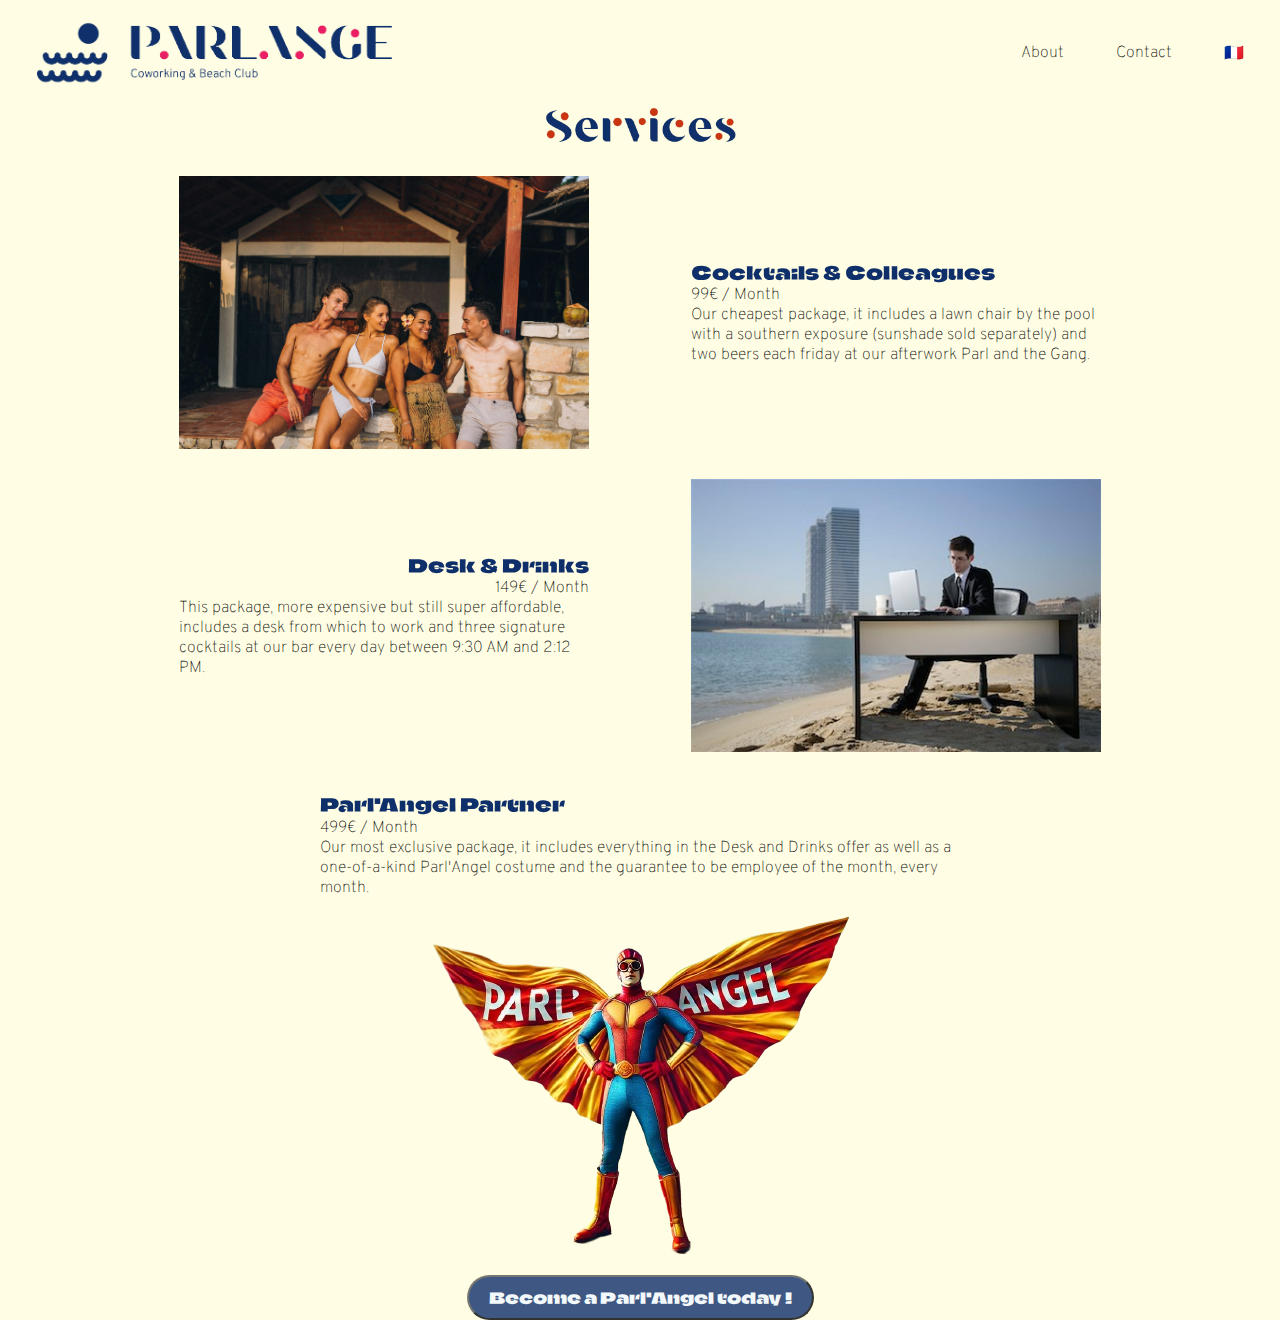
<file: services.html>
<!DOCTYPE html>
<html lang="en">
<head>
  <meta charset="UTF-8">
  <meta name="viewport" content="width=device-width, initial-scale=1.0">
  <title>Services</title>
  <script src="index.js"></script>
  <link rel="stylesheet" href="style.css">
  <link rel="preconnect" href="https://fonts.googleapis.com">
  <link rel="preconnect" href="https://fonts.gstatic.com" crossorigin>
  <link href="https://fonts.googleapis.com/css2?family=Overpass:ital,wght@0,100..900;1,100..900&display=swap" rel="stylesheet">
  <link rel="preconnect" href="https://fonts.googleapis.com">
  <link rel="preconnect" href="https://fonts.gstatic.com" crossorigin>
  <link href="https://fonts.googleapis.com/css2?family=Climate+Crisis&display=swap" rel="stylesheet">

</head>
<body>
  <nav class="navbar">
    <a href="index.html" class="logo">
      <img height="80px" src="assets/logo.png"/>
   </a>
    <div class="navbar-brand">
        <button class="navbar-toggle" onclick="toggleNavbar()">☰</button>
    </div>
    <ul class="navbar-links" id="navbarLinks">
        <li><a href="about.html">About</a></li>
        <li><a href="contact.html">Contact</a></li>
        <li><a href="services-fr.html">🇫🇷</a></li>
    </ul>
  </nav>
  <div class="content">
    <img src="assets/sectionPNGs/Services.png" height="40px"/>
    <div class="container left">
      <img class="sectionImage" width="40%" src="assets/friends.jpg">
      <div class="sectionText">
        <h3 class="hover"  onclick="getInputValue('cocktails')">
          Cocktails & Colleagues
        </h3>
        <p>99€ / Month</p>
        <p>Our cheapest package, it includes a lawn chair by the pool with a southern exposure (sunshade sold separately) and two beers each friday at our afterwork Parl and the Gang.</p>
      </div>
    </div>
    <div class="container right">
      <div class="sectionText">
        <h3 class="hover" onclick="getInputValue('desk')">
          Desk & Drinks
        </h3>
        <p>149€ / Month</p>
        <p>This package, more expensive but still super affordable, includes a desk from which to work and three signature cocktails at our bar every day between 9:30 AM and 2:12 PM. </p>
      </div>
      <img width="40%" src="assets/deskAndDrinks.jpg">
    </div>
    <div class="CTAContainer">
      <div class="sectionText">
        <h3 class="hover"  onclick="getInputValue('partner')">
          Parl'Angel Partner
        </h3>
        <p>499€ / Month </p>
        <p>Our most exclusive package, it includes everything in the Desk and Drinks offer as well as a one-of-a-kind Parl'Angel costume and the guarantee to be employee of the month, every month.</p>
      </div>
      <img src="assets/parlAngel.png">
      <button>
        <h3 style="color: aliceblue;">
          Become a Parl'Angel today !
        </h3>
      </button>
    </div>
  </div>
</body>
</html>
</file>
<file: style.css>
/* styles.css */

:root {
  --carousel-height: 250px;
  --carousel-radius: 0.5em;
  --carousel-nav-btn-dim: 3em;
  --carousel-page-nav-btn-dim: 0.5em;
  --carousel-caption-padding: 2em;
  --carousel-caption-color:#0f2f6b;
  /* --carousel-caption-bg: linear-gradient(
    to bottom,
    transparent,
    hsl(0 0 0 / 65%) 100%
  ); */
  --carousel-inner-spacing: 2em;
  --carousel-prev-next-btn-bg: #fff;
  --carousel-prev-next-btn-color: #333;
  --carousel-pagination-margin: 1em;
  --carousel-pagination-gap: 0.75em;
  --carousel-pagination-btn-bg: #aaa;
  --carousel-pagination-btn-active-bg: #333;
}

*,
*::before,
*::after {
  box-sizing: border-box;
}

/* Basic reset for padding and margin */
* {
  margin: 0;
  padding: 0;
  box-sizing: border-box;
  font-family: "Overpass",sans-serif;
  font-weight: 100;
}
html, body{
  width: 100%;
} 

body {
  font-family: Arial, sans-serif;
  background-color: #FFFEE4;
}

/* Navbar container */
.navbar {
  background-color: #FFFEE4;
  color: black;
  display: flex;
  justify-content: space-between;
  align-items: center;
  padding: 10px 20px;
  position: sticky;
  top: 0px;
}

/* Brand and toggle button */
.navbar-brand {
  display: flex;
  align-items: center;
}

/* Toggle button style */
.navbar-toggle {
  background: none;
  border: none;
  color: black;
  font-size: 24px;
  cursor: pointer;
  display: none; /* Hidden by default */
}

/* Navbar links */
.navbar-links {
  list-style: none;
  display: flex;
  gap: 20px;
}

/* Navbar links items */
.navbar-links li {
  display: inline;
}

.navbar-links a {
  text-decoration: none;
  color: black;
  padding: 8px 16px;
  display: block;
}

/* Responsive design for smaller screens */
@media (max-width: 768px) {
  .navbar-links {
      display: none; /* Hidden by default */
      flex-direction: column;
      gap: 0;
      width: 300px;
      text-align: center;
      background-color: #FFFEE4;
      position: absolute;
      top: 0px;
      right: 0px;
      bottom: 0px;
      margin-top: 100px;
  }
  
  .navbar-links li {
      display: block;
      width: 100%;
  }

  .navbar-links a {
      padding: 10px 0;
      border-top: 1px solid #444;
  }

  .navbar-toggle {
      display: block; /* Show toggle button on small screens */
  }
}

.content {
  width: 100%;
  display: flex;
  flex-direction: column;
  row-gap: 30px;
  align-items: center;
}

.container {
  width: 80%;
  display: flex;
  flex-direction: row;
  justify-content: space-around;
  align-items: center;
}

.CTAContainer {
  width: 50%;
  display: flex;
  flex-direction: column;
  align-items: center;
  padding-top: 10px;
}

.sectionImage {
  width: 40%;
}

.container > .sectionText {
  display: flex;
  flex-direction: column;
  width: 40%;
}

.left > div {
  align-items:flex-start;
}

.right > div {
  align-items:flex-end;
}

.left > p {
  align-self:flex-start;
}

.right > p {
  align-items:flex-start;
}

button {
  background-color: #0f2f6b;
  color: #FFFEE4;
  padding: 10px 20px;
  border-radius: 50px;
  opacity: 80%;
}
h1 {
  font-family: "Climate Crisis", sans-serif;
  font-optical-sizing: auto;
  font-weight: 400;
  font-style: normal;
  font-variation-settings:
    "YEAR" 2000;
  color: #0f2f6b;
  align-self: center;
  margin-top: 20px;
}
h2 {
  font-family: "Climate Crisis", sans-serif;
  font-optical-sizing: auto;
  font-weight: 400;
  font-style: normal;
  font-variation-settings:
    "YEAR" 2000;
}

h3 {
  font-family: "Climate Crisis", sans-serif;
  font-optical-sizing: auto;
  font-weight: 400;
  font-style: normal;
  font-variation-settings:
    "YEAR" 2000;
  color: #0f2f6b;
}
h4 {
  color: #0f2f6b;
  font-size: large;
}

.flexrow {
  display: flex;
  flex-direction: row;
  align-items: center;
}
.flexcol {
  display: flex;
  flex-direction: column;
}
input {
  margin: 10px;
}
textarea{
  width: 500px;
  margin-top: 10px;
}

/* Carrousel */
.carousel{
  width: 80%;
  margin-top: 40px;
}
.site-container {
  max-width: 80%;
  margin: 3em auto;
  padding: 2em;
}
.carousel-inner {
  overflow: hidden;
  position: relative;
  min-height: var(--carousel-height);
  border-radius: var(--carousel-radius);
}

.carousel-title {
  margin-top: 0;
  margin-bottom: 0.5em;
}

.carousel-title + .carousel-description {
  color: #0f2f6b;
  margin-top: 0;
}

.slide {
  width: 100%;
  height: 100%;
  position: absolute;
  transition: transform 0.5s cubic-bezier(0.42, 0, 0.58, 1);
}

.slide-content {
  position: relative;
  z-index: 5000;
  height: 100%;
  display: flex;
  align-items: center;
  justify-content: center;
}

.slide-caption {
  width: 80%;
  position: absolute;
  padding: var(--carousel-caption-padding);
  margin: 0 auto;
  top: 0;
  color: var(--carousel-caption-color);
  background-image: var(--carousel-caption-bg);
  height: 200px;
}

.slide-caption a {
  color: currentColor;
}

.slide-caption h3,
.slide-caption p {
  margin: 0;
}

.slide-caption p {
  font-size: 30px;
  opacity: 0.6;
  margin-top: 10px;
}

.slide img {
  width: 100%;
  object-fit: cover;
}

.carousel-btn {
  width: var(--carousel-nav-btn-dim);
  height: var(--carousel-nav-btn-dim);
  display: flex;
  align-items: center;
  justify-content: center;
  border: none;
  border-radius: 50%;
  cursor: pointer;
  color: var(--carousel-prev-next-btn-color);
  background-color: var(--carousel-prev-next-btn-bg);
}

.carousel-btn--prev-next {
  position: absolute;
  top: 50%;
  transform: translateY(-50%);
  transition: transform 0.1s ease-in-out;
}

.carousel-btn--prev-next:hover {
  transform: translateY(-50%) scale(1.2);
}

.carousel-btn--prev {
  left: var(--carousel-inner-spacing);
}

.carousel-btn--next {
  right: var(--carousel-inner-spacing);
}

.carousel-pagination {
  margin-top: var(--carousel-pagination-margin);
  display: flex;
  gap: var(--carousel-pagination-gap);
  justify-content: center;
}

.carousel-pagination .carousel-btn {
  background-color: var(--carousel-pagination-btn-bg);
  height: var(--carousel-page-nav-btn-dim);
  width: var(--carousel-page-nav-btn-dim);
  border-radius: 50%;
  color: transparent;
  transition: transform 0.25s, background-color 0.25s ease-in-out;
}

.carousel-pagination .carousel-btn--active {
  transform: scale(1.5);
  background-color: var(--carousel-pagination-btn-active-bg);
}

.crop {
  width: 110%;
  height: 250px;
  overflow: hidden;
  margin: 20px 0px;
}

.crop img {
  width: 150vw;
  margin: -350px 0 0 -100px;
}

.hover {
  display: inline-block;
  position: relative;
}
.hover:after {    
  background: none repeat scroll 0 0 transparent;
  bottom: 0;
  content: "";
  display: block;
  height: 2px;
  left: 50%;
  position: absolute;
  background: #a80808;
  transition: width 0.3s ease 0s, left 0.3s ease 0s;
  width: 0;
}
.hover:hover:after { 
  width: 100%; 
  left: 0; 
}

/* DROPDOWN */
.js-Dropdown {
  display: inline-block;
  font: 400 14px sans-serif;
  position: relative;
  width: 20em;
}
.js-Dropdown-title {
  background: #ffffff;
  border: 1px solid #a5a5a5;
  border-radius: 4px;
  box-sizing: border-box;
  cursor: pointer;
  font: 400 14px sans-serif;
  height: 3em;
  padding: .5em 1em;
  position: relative;
  text-align: left;
  width: 100%;
}
.js-Dropdown-title:after {
  border-color: #a5a5a5 transparent transparent transparent;
  border-style: solid;
  border-width: 8px;
  content: '';
  display: block;
  height: 0;
  position: absolute;
  right: 1em;
  top: 45%;
  width: 0;
}
.js-Dropdown-list {
  background: #ffffff;
  border-left: 1px solid #a5a5a5;
  border-right: 1px solid #a5a5a5;
  box-sizing: border-box;
  display: none;
  height: 0;
  list-style: none;
  margin: 0;
  opacity: 0;
  padding: 0;
  position: absolute;
  transition: .2s linear;
  width: 100%;
  z-index: 999;
}
.js-Dropdown-list.is-open {
  display: block;
  height: auto;
  opacity: 1;
}
.js-Dropdown-list li {
  border-bottom: 1px solid #a5a5a5;
  cursor: pointer;
  padding: .75em 1em;
}
.js-Dropdown-list li:hover {
  background-color: pink;
}
.js-Dropdown-list li.is-selected {
  background-color: crimson;
  color: #eee;
}
.js-Dropdown-optgroup {
  background: #444;
  border-bottom: 1px solid #a5a5a5;
  color: #ddd;
  cursor: default;
  padding: .5em;
  text-align: center;
}
</file>
